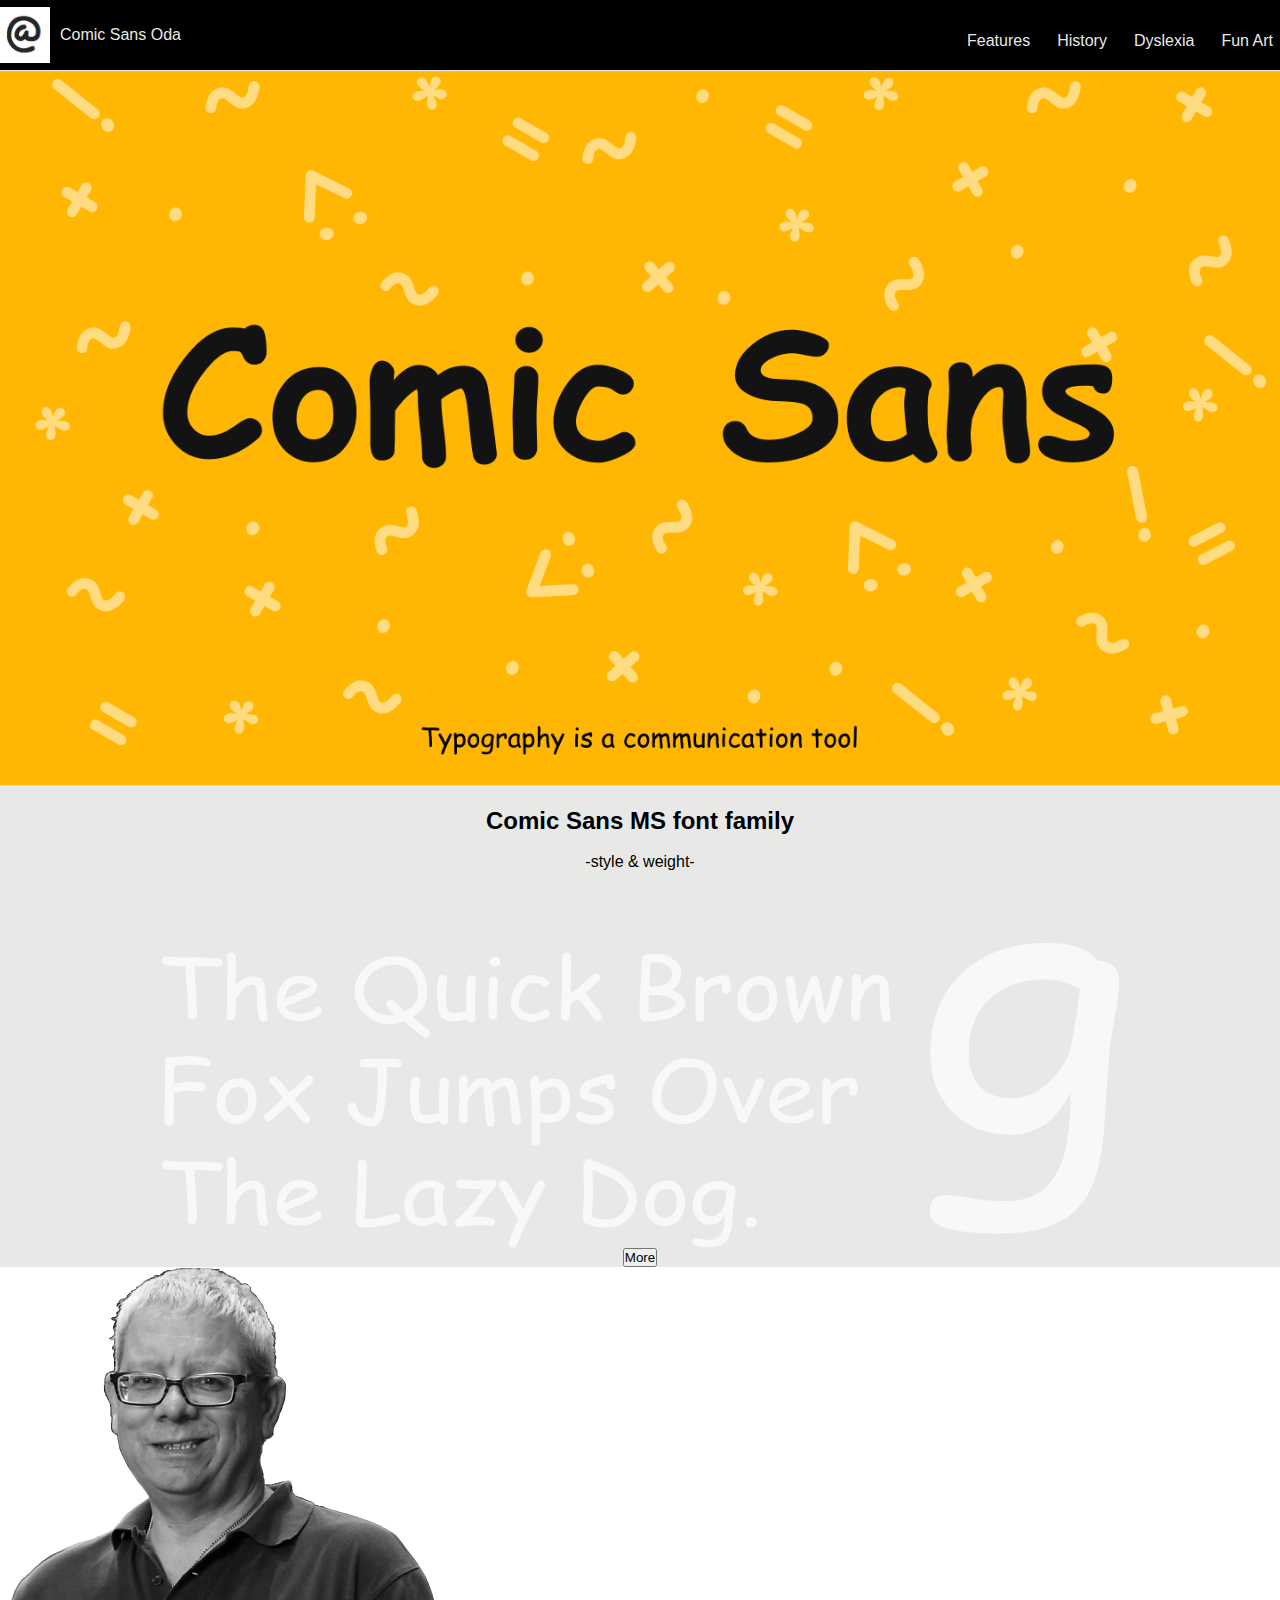
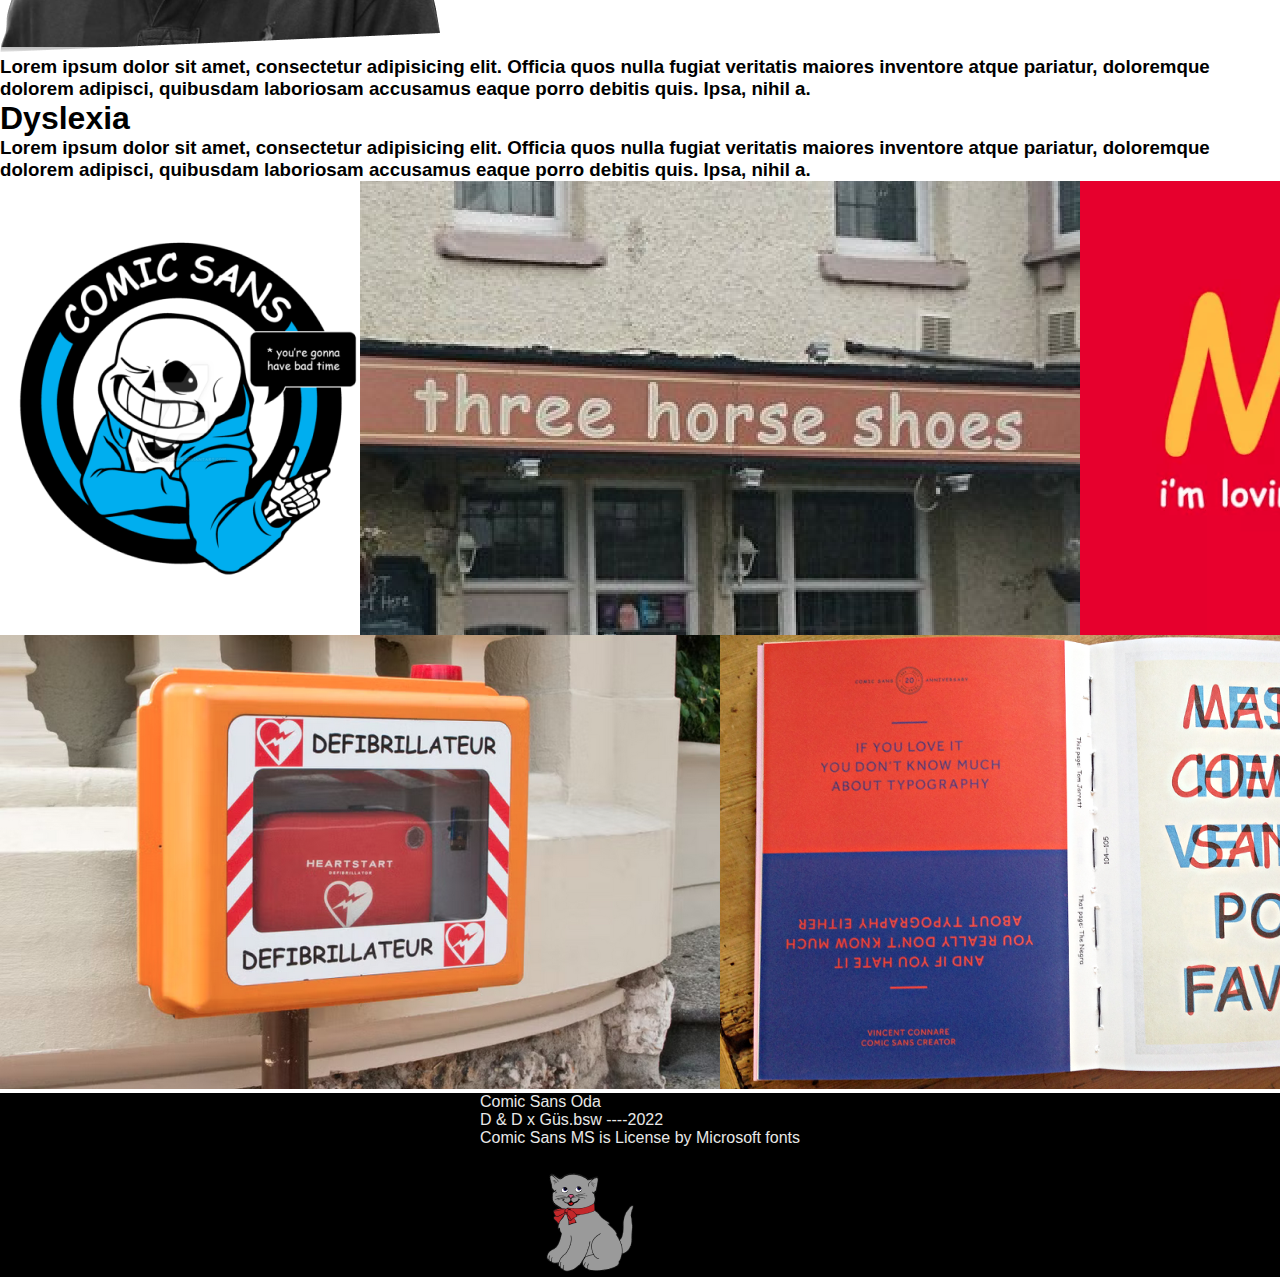
<file: index.html>
<!DOCTYPE html>
<html lang="en">
<head>
    <meta charset="UTF-8">
    <meta http-equiv="X-UA-Compatible" content="IE=edge">
    <meta name="viewport" content="width=device-width, initial-scale=1.0">
    <title>Comic Sans Oda</title>
    <link rel="stylesheet" href="./css/style.css">
    <link rel="shortcut icon" href="./assets/img/favicom.png">
</head>
<body >
    <div class="background">

    <header>
        <div class="title">
            <img src="./assets/img/favicom.png" alt="">
            <a href="">Comic Sans Oda</a>
        </div>
        <nav>
            <ul class="navBar">
                <a href="./pages/features.html">Features</a>
                <a href="./pages/history.html">History</a>
                <a href="./pages/dyslexia.html">Dyslexia</a>
                <a href="./pages/funart.html">Fun Art</a>
            </ul>
        </nav>
    </header>
    <main>
        <section class="banner">
            <img src="./assets/img/01.png" alt="">

        </section>
        <section class="seccion2">
                <h2>Comic Sans MS font family</h2>
                <br> -style & weight-

                    <ul class="caracters">
                        <ol>
                            <a href="">Comic Sans MS Regular</a>
                        </ol>
                        <ol>
                            <a href="">Comic Sans MS Italic</a>
                        </ol>
                        <ol>
                            <a href="">Comic Sans MS Bold</a>
                        </ol>
                        <ol>
                            <a href="">Comic Sans MS Bold Italic</a>
                        </ol>
                    </ul>
                    <img src="./assets/img/Group4.png" alt="Quick Bround fox">
                                <div>
                                <button>More</button> <!-- <a href="./pages/features.html"> -->
                                </div>
                </section>
                    </div>

                </section>
        </section>
    
        <section class="section3">
            <img src="./assets/img/vicente.png" alt="Vincent Connare">
            <h3>Lorem ipsum dolor sit amet, consectetur adipisicing elit. Officia quos nulla fugiat veritatis maiores inventore atque pariatur, doloremque dolorem adipisci, quibusdam laboriosam accusamus eaque porro debitis quis. Ipsa, nihil a.</h3>
        </section>
    
        <section class="section4">
            <h1>Dyslexia</h1>
            <h3>Lorem ipsum dolor sit amet, consectetur adipisicing elit. Officia quos nulla fugiat veritatis maiores inventore atque pariatur, doloremque dolorem adipisci, quibusdam laboriosam accusamus eaque porro debitis quis. Ipsa, nihil a.</h3>
        </section>
    
        <section class="section5">
            <img src="./assets/img/05.png" alt="galeria">
        </section>
        
    </body>
        <footer>
            <ul class="footer">
                <div class="textito">
                    <li>
                    <a href="./index.html">Comic Sans Oda</a>
                </li>
                <li>
                    <a href="">D & D x Güs.bsw ----2022</a>
                </li>
                <li>
                    <a href="https://learn.microsoft.com/en-us/typography/font-list/comic-sans-ms">Comic Sans MS is License by Microsoft fonts</a>
                </li>
                </div>
                    <div class="gatito">
            <h3>free comic sans ms!!!!</h3>
            <img src="./assets/img/gatito01.png" alt="graphic design is my passion">
                    </div>
            </ul>
        </footer>
    </html>
    </main>
</div>
</body>
</html>
</file>
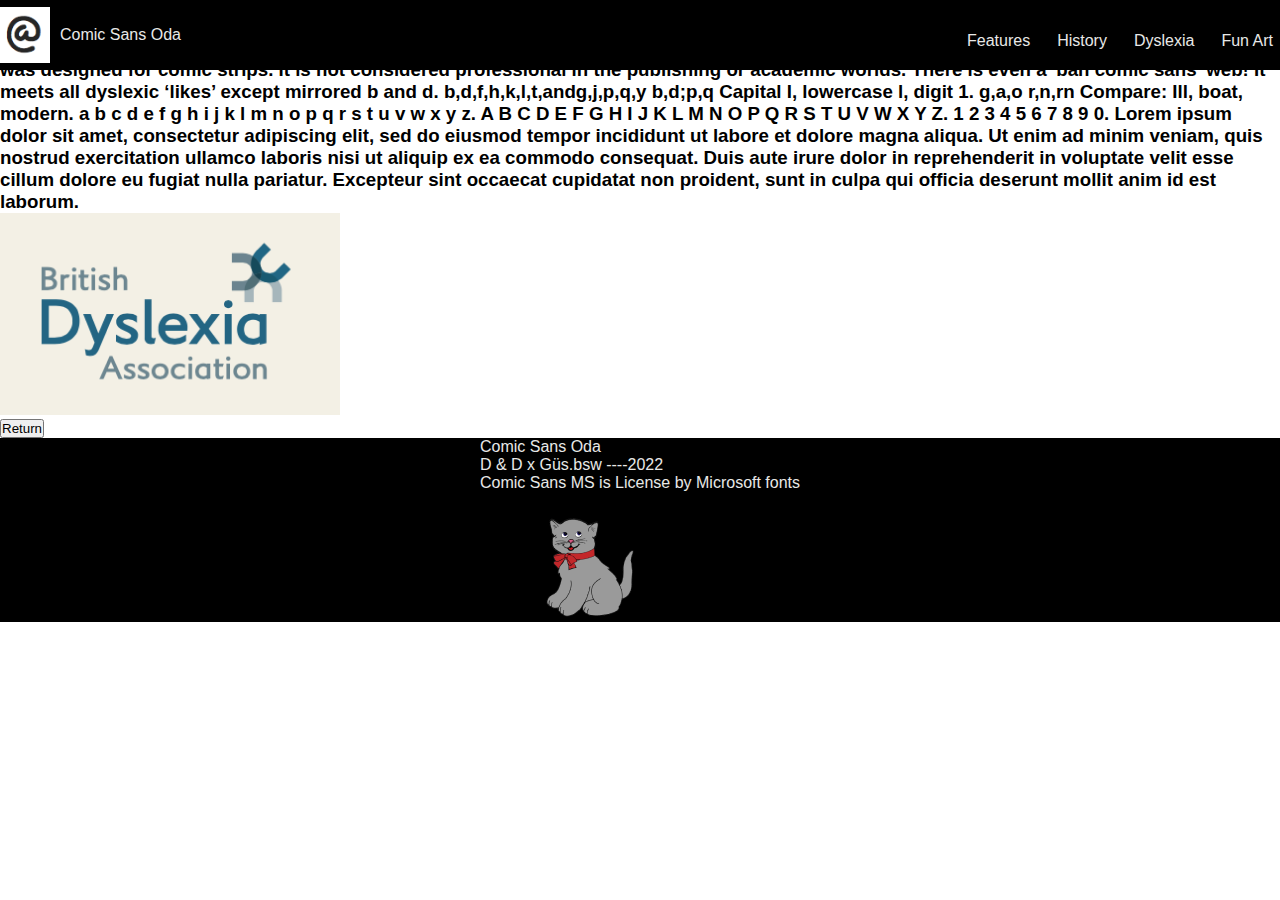
<file: pages/dyslexia.html>
<!DOCTYPE html>
<html lang="en">
<head>
    <meta charset="UTF-8">
    <meta http-equiv="X-UA-Compatible" content="IE=edge">
    <meta name="viewport" content="width=device-width, initial-scale=1.0">
    <title>Comic Sans Oda</title>
    <link rel="stylesheet" href="../css/style.css">
    <link rel="shortcut icon" href="../assets/img/favicom.png">
    
</head>
<body>
    <header>
        <div class="title">
            <img src="../assets/img/favicom.png" alt="">
            <a href="">Comic Sans Oda</a>
        </div>
        <nav>
            <ul class="navBar">
                <a href="./features.html">Features</a>
                <a href="./history.html">History</a>
                <a href="./dyslexia.html">Dyslexia</a>
                <a href="./funart.html">Fun Art</a>
            </ul>
        </nav>
    </header>
    <section class="section4">
        <h1>Dyslexia</h1>
        <h3>Comic Sans is the most popular Microsoft font for children. However, some dyslexic adults consider it looks childish. They love it or hate it. It was designed for comic strips. It is not considered professional in the publishing or academic worlds. There is even a 'ban comic sans' web! It meets all dyslexic ‘likes’ except mirrored b and d.
            b,d,f,h,k,l,t,andg,j,p,q,y
            b,d;p,q
            Capital I, lowercase l, digit 1.
            g,a,o
            r,n,rn Compare: Ill, boat, modern. a b c d e f g h i j k l m n o p q r s t u v w x y z. A B C D E F G H I J K L M N O P Q R S T U V W X Y Z. 1 2 3 4 5 6 7 8 9 0.
            Lorem ipsum dolor sit amet, consectetur adipiscing elit, sed do eiusmod tempor incididunt ut labore et dolore magna aliqua. Ut enim ad minim veniam, quis nostrud exercitation ullamco laboris nisi ut aliquip ex ea commodo consequat. Duis aute irure dolor in reprehenderit in voluptate velit esse cillum dolore eu fugiat nulla pariatur. Excepteur sint occaecat cupidatat non proident, sunt in culpa qui officia deserunt mollit anim id est laborum.
        </h3>
        <img src="../assets/img/dyslexia.png" alt="dyslexia">
    </section>
                    <div>
                    <button>Return</button> <!-- <a href="./pages/features.html"> -->
                    </div>
    </section>
    <footer>
        <ul class="footer">
            <div class="textito">
                <li>
                <a href="./index.html">Comic Sans Oda</a>
            </li>
            <li>
                <a href="">D & D x Güs.bsw ----2022</a>
            </li>
            <li>
                <a href="https://learn.microsoft.com/en-us/typography/font-list/comic-sans-ms">Comic Sans MS is License by Microsoft fonts</a>
            </li>
            </div>
                <div class="gatito">
        <h3>free comic sans ms!!!!</h3>
        <img src="../assets/img/gatito01.png" alt="graphic design is my passion">
                </div>
        </ul>
    </footer>
</html>
</file>
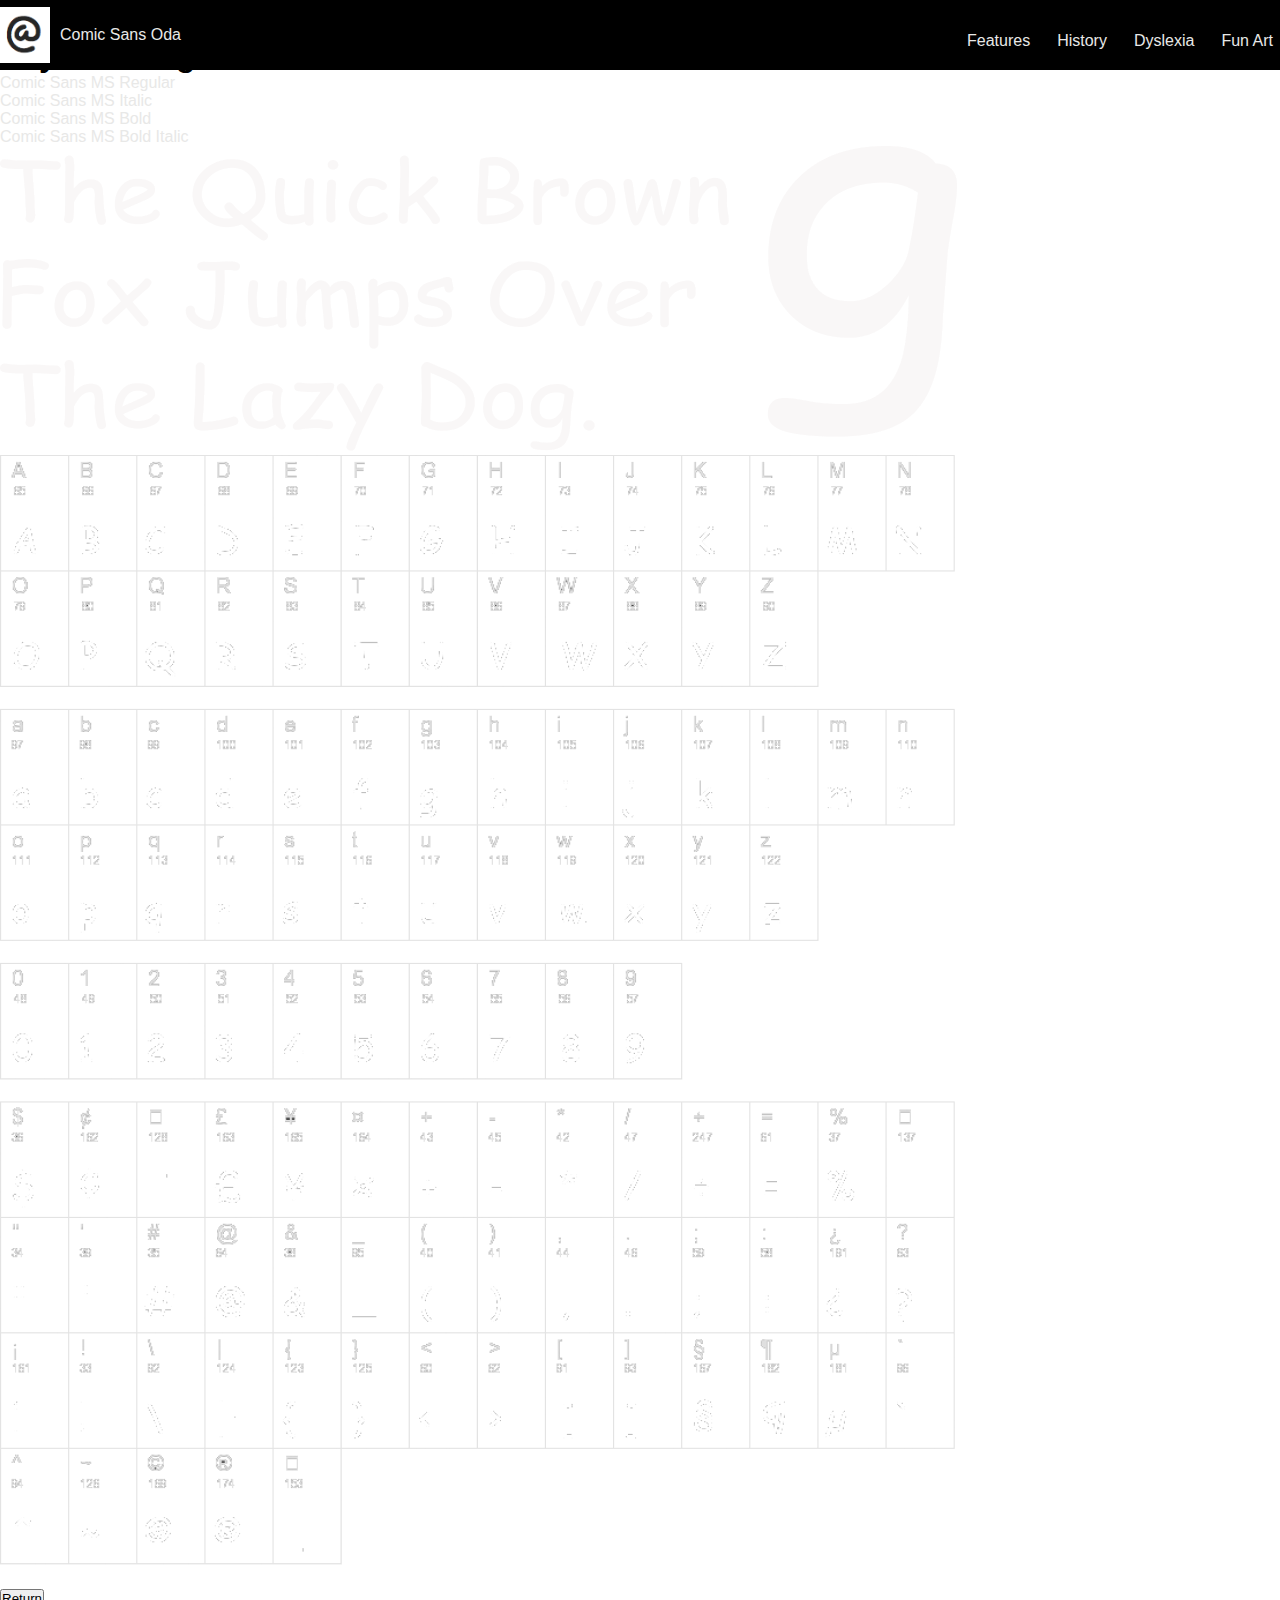
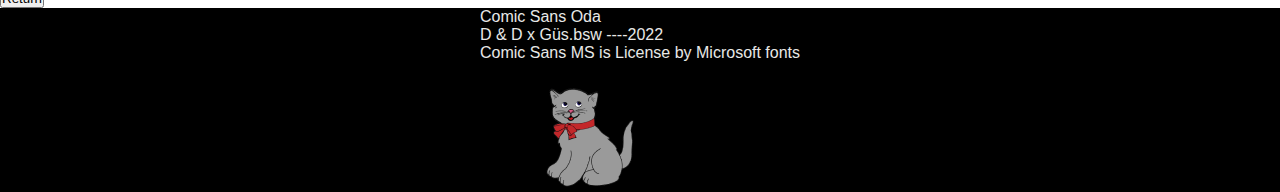
<file: pages/features.html>
<!DOCTYPE html>
<html lang="en">
<head>
    <meta charset="UTF-8">
    <meta http-equiv="X-UA-Compatible" content="IE=edge">
    <meta name="viewport" content="width=device-width, initial-scale=1.0">
    <title>Comic Sans Oda</title>
    <link rel="stylesheet" href="../css/style.css">
    <link rel="shortcut icon" href="../assets/img/favicom.png">
    
</head>
<body>
    <header>
        <div class="title">
            <img src="../assets/img/favicom.png" alt="">
            <a href="">Comic Sans Oda</a>
        </div>
        <nav>
            <ul class="navBar">
                <a href="./features.html">Features</a>
                <a href="./history.html">History</a>
                <a href="./dyslexia.html">Dyslexia</a>
                <a href="./funart.html">Fun Art</a>
            </ul>
        </nav>
    </header>
    <section class="section2">
        <h1>
            Comic Sans MS font family <br> -style & weight-
        </h1>
        <ul class="caracters">
            <ol>
                <a href="">Comic Sans MS Regular</a>
            </ol>
            <ol>
                <a href="">Comic Sans MS Italic</a>
            </ol>
            <ol>
                <a href="">Comic Sans MS Bold</a>
            </ol>
            <ol>
                <a href="">Comic Sans MS Bold Italic</a>
            </ol>
        </ul>
        <img src="../assets/img/Group4.png" alt="Quick Bround fox">
        <img src="../assets/img/tabla.png" alt="tabla">
                    <div>
                    <button>Return</button> <!-- <a href="./pages/features.html"> -->
                    </div>
    </section>
    <footer>
        <ul class="footer">
            <div class="textito">
                <li>
                <a href="./index.html">Comic Sans Oda</a>
            </li>
            <li>
                <a href="">D & D x Güs.bsw ----2022</a>
            </li>
            <li>
                <a href="https://learn.microsoft.com/en-us/typography/font-list/comic-sans-ms">Comic Sans MS is License by Microsoft fonts</a>
            </li>
            </div>
                <div class="gatito">
        <h3>free comic sans ms!!!!</h3>
        <img src="../assets/img/gatito01.png" alt="graphic design is my passion">
                </div>
        </ul>
    </footer>
</html>
</file>
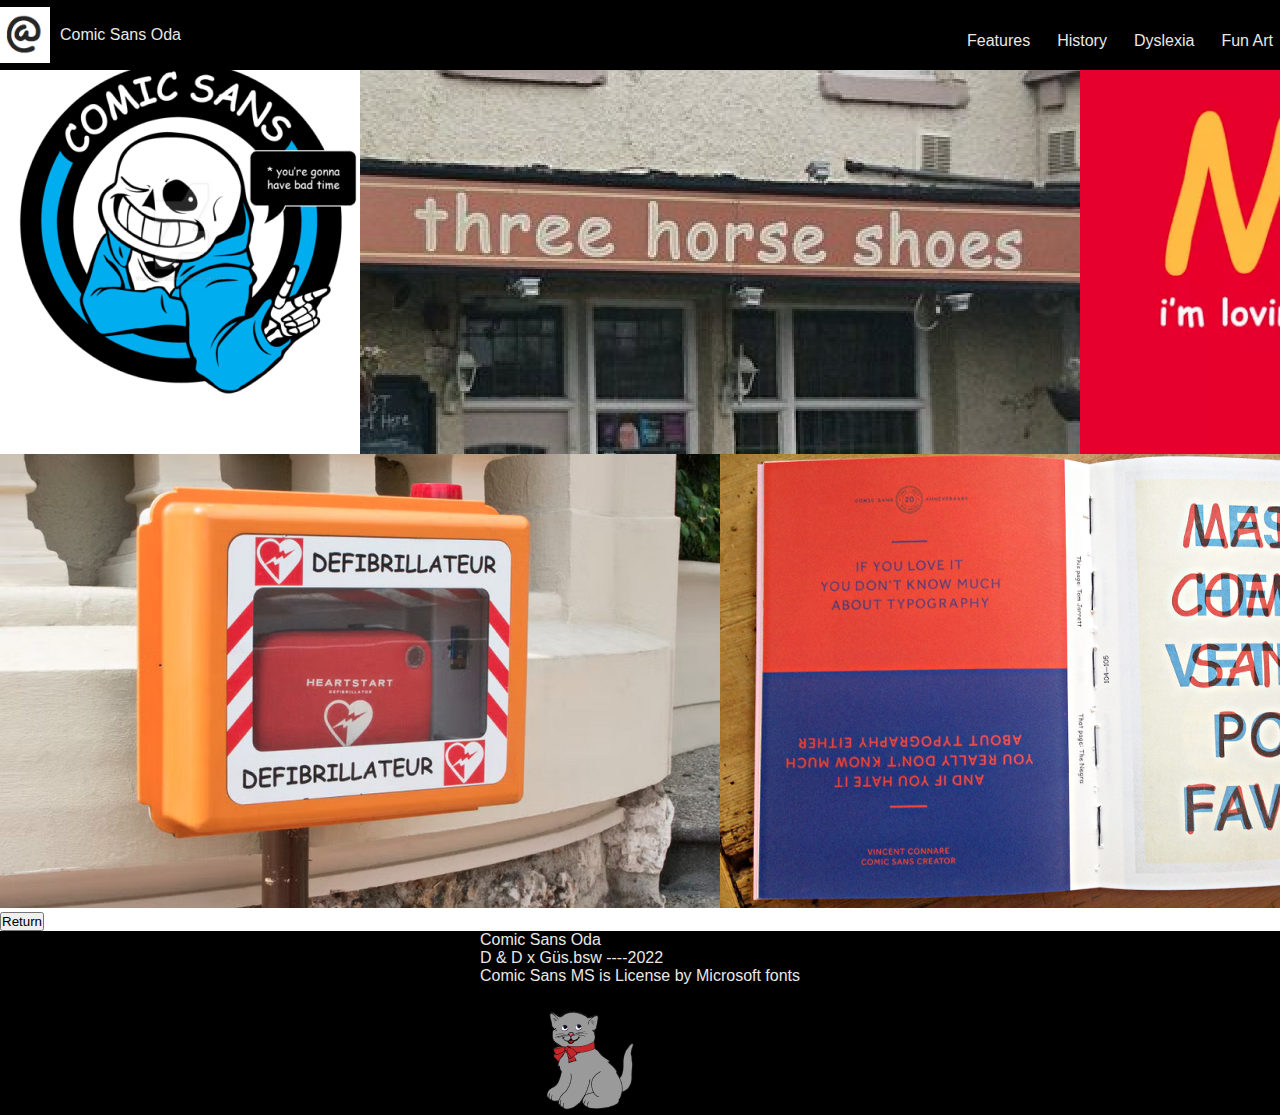
<file: pages/funart.html>
<!DOCTYPE html>
<html lang="en">
<head>
    <meta charset="UTF-8">
    <meta http-equiv="X-UA-Compatible" content="IE=edge">
    <meta name="viewport" content="width=device-width, initial-scale=1.0">
    <title>Comic Sans Oda</title>
    <link rel="stylesheet" href="../css/style.css">
    <link rel="shortcut icon" href="../assets/img/favicom.png">
    
</head>
<body>
    <header>
        <div class="title">
            <img src="../assets/img/favicom.png" alt="">
            <a href="">Comic Sans Oda</a>
        </div>
        <nav>
            <ul class="navBar">
                <a href="./features.html">Features</a>
                <a href="./history.html">History</a>
                <a href="./dyslexia.html">Dyslexia</a>
                <a href="./funart.html">Fun Art</a>
            </ul>
        </nav>
    </header>
    <section class="section5">
        <img src="../assets/img/05.png" alt="galeria">
    </section>
                    <div>
                    <button>Return</button> <!-- <a href="./pages/features.html"> -->
                    </div>
    </section>
    <footer>
        <footer>
            <ul class="footer">
                <div class="textito">
                    <li>
                    <a href="./index.html">Comic Sans Oda</a>
                </li>
                <li>
                    <a href="">D & D x Güs.bsw ----2022</a>
                </li>
                <li>
                    <a href="https://learn.microsoft.com/en-us/typography/font-list/comic-sans-ms">Comic Sans MS is License by Microsoft fonts</a>
                </li>
                </div>
                    <div class="gatito">
            <h3>free comic sans ms!!!!</h3>
            <img src="../assets/img/gatito01.png" alt="graphic design is my passion">
                    </div>
            </ul>
        </footer>
</html>
</file>
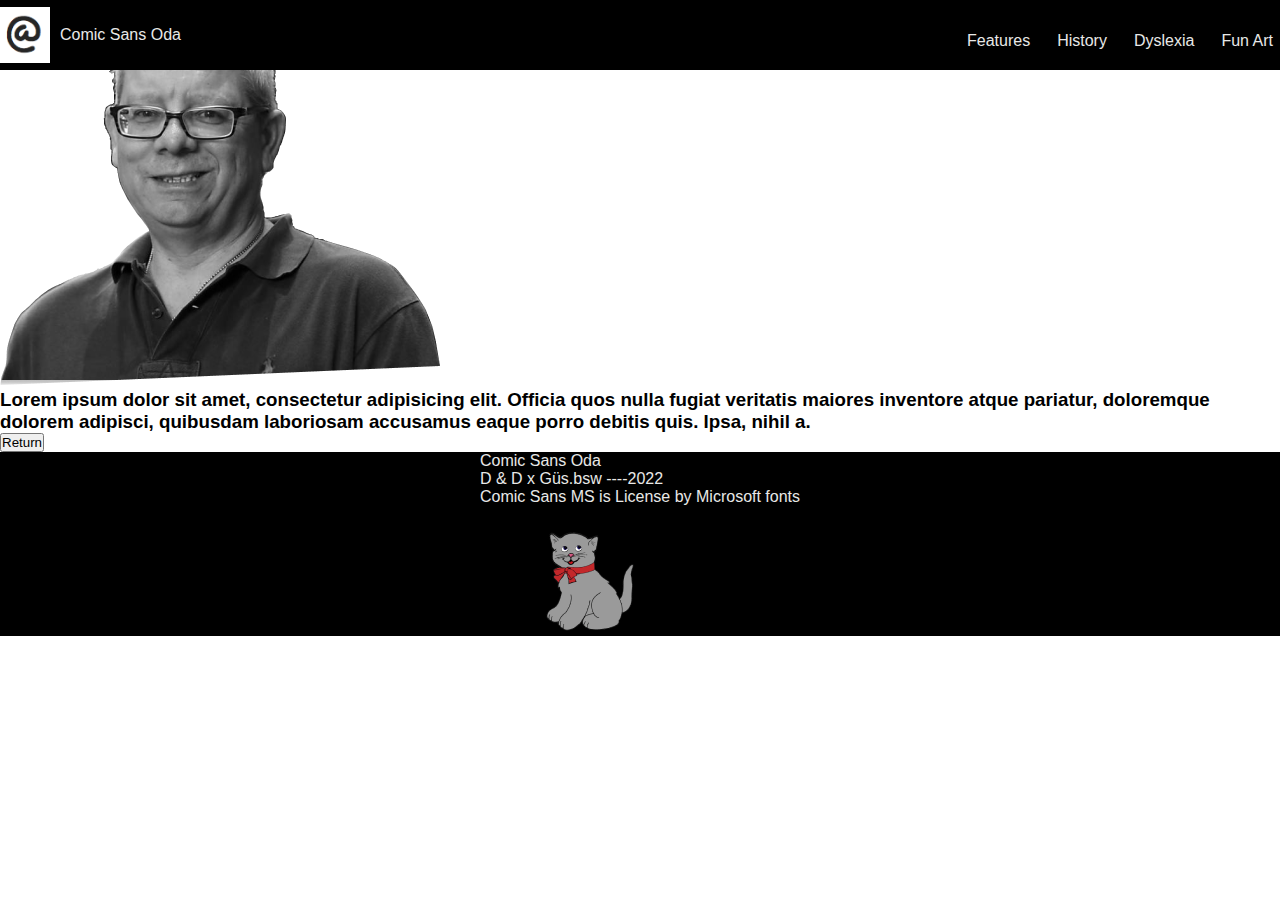
<file: pages/history.html>
<!DOCTYPE html>
<html lang="en">
<head>
    <meta charset="UTF-8">
    <meta http-equiv="X-UA-Compatible" content="IE=edge">
    <meta name="viewport" content="width=device-width, initial-scale=1.0">
    <title>Comic Sans Oda</title>
    <link rel="stylesheet" href="../css/style.css">
    <link rel="shortcut icon" href="../assets/img/favicom.png">
    
</head>
<body>
    <header>
        <div class="title">
            <img src="../assets/img/favicom.png" alt="">
            <a href="">Comic Sans Oda</a>
        </div>
        
        <nav>

            <ul class="navBar">
                <a href="./features.html">Features</a>
                <a href="./history.html">History</a>
                <a href="./dyslexia.html">Dyslexia</a>
                <a href="./funart.html">Fun Art</a>
            </ul>
        </nav>
    </header>
    <section class="section3">
        <img src="../assets/img/vicente.png" alt="Vincent Connare">
        <h3>Lorem ipsum dolor sit amet, consectetur adipisicing elit. Officia quos nulla fugiat veritatis maiores inventore atque pariatur, doloremque dolorem adipisci, quibusdam laboriosam accusamus eaque porro debitis quis. Ipsa, nihil a.</h3>
    </section>
                    <div>
                    <button>Return</button> <!-- <a href="./pages/features.html"> -->
                    </div>
    </section>
    <footer>
        <ul class="footer">
            <div class="textito">
                <li>
                <a href="./index.html">Comic Sans Oda</a>
            </li>
            <li>
                <a href="">D & D x Güs.bsw ----2022</a>
            </li>
            <li>
                <a href="https://learn.microsoft.com/en-us/typography/font-list/comic-sans-ms">Comic Sans MS is License by Microsoft fonts</a>
            </li>
            </div>
                <div class="gatito">
        <h3>free comic sans ms!!!!</h3>
        <img src="../assets/img/gatito01.png" alt="graphic design is my passion">
                </div>
        </ul>
    </footer>
</html>
</file>
<file: css/style.css>
*{
    margin: 0;
    padding: 0;
    box-sizing: border-box;
    font-family: 'Comic Sans MS', 'Comic Neue', sans-serif;
}
.background{
    background-color: #e8e8e7;
   
}
li{
    list-style: none;
}
a{
    color: #e8e8e7;
    text-decoration: none;
}
header{
    width: 100%;
    display: flex;
    background-color: black;
    color: #e8e8e7;
    justify-content: space-between;
    height: 70px;
    position: fixed;
    z-index: 2;
}
.title{
    display: flex;
    justify-content: center;
    align-items: center;
    gap: 10px;
}
.title img{
    width: 50px;
}
nav{
    width: 25%;
    
}
.navBar{
    display: flex;
    height: 50px;
    gap: 20px;
    justify-content: space-evenly;
    align-items: flex-end;
    
}
.banner{
    position: relative;
    z-index: 1;
}

.banner img{
    width: 100%;
    
}
.banner-title {
    position: absolute;
    top:40%;
    left: 65%;
}
.banner-title h1{
    margin-bottom: 30px;
}
.banner-title div {
    display: flex;
}
.banner-title div img{
    width: 30px;
}
.banner-title a{
   padding: 5px 10px;
   border: 2px solid #e8e8e7;
   background-color: #e8e8e7;
   color: black;
   border-radius: 10px;
    cursor: pointer;
}
.seccion2{
    display: flex;
    flex-direction: column;
    align-items: center;
    width: 100%;
}

.footer{
    display: flex;
    flex-direction: column;
    align-items: center;
    width: 100%;
    background-color: black;
    

}
.caracters{
    color: rgb(187, 186, 186);
}
</file>
